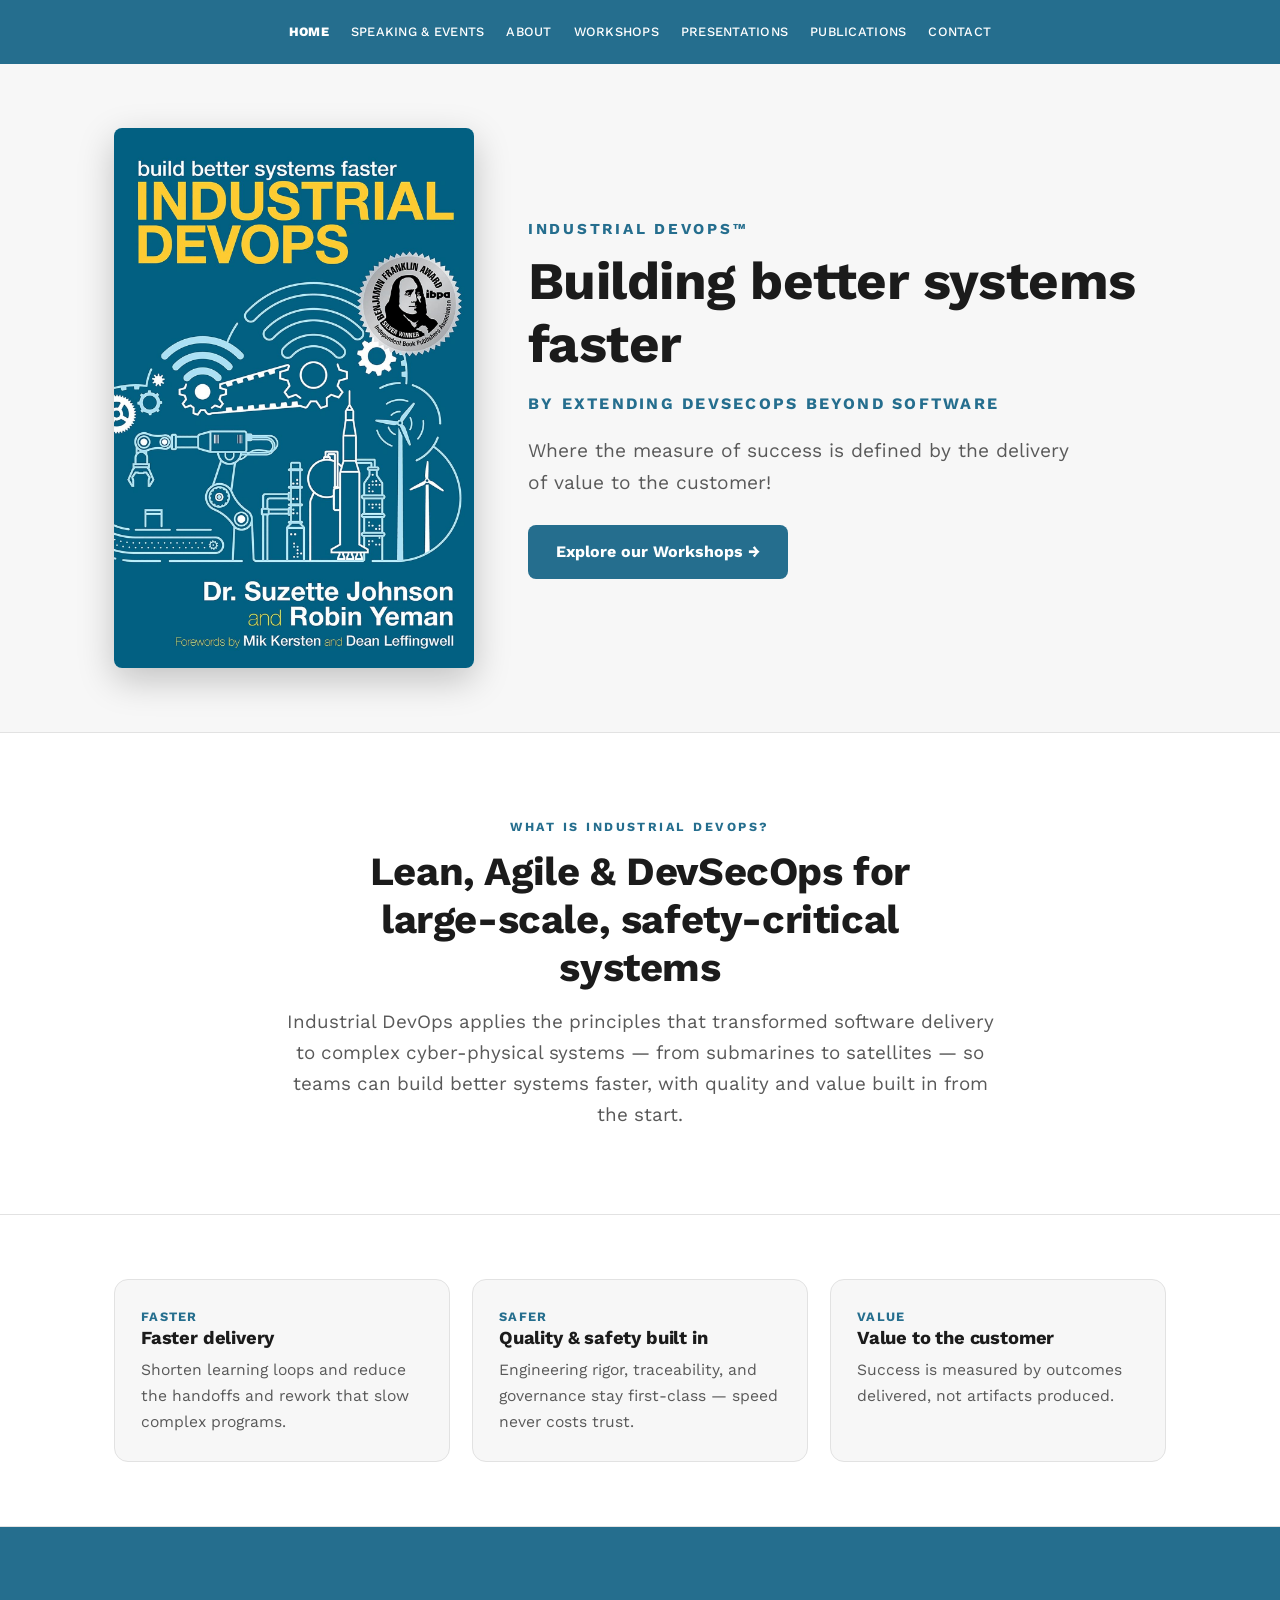
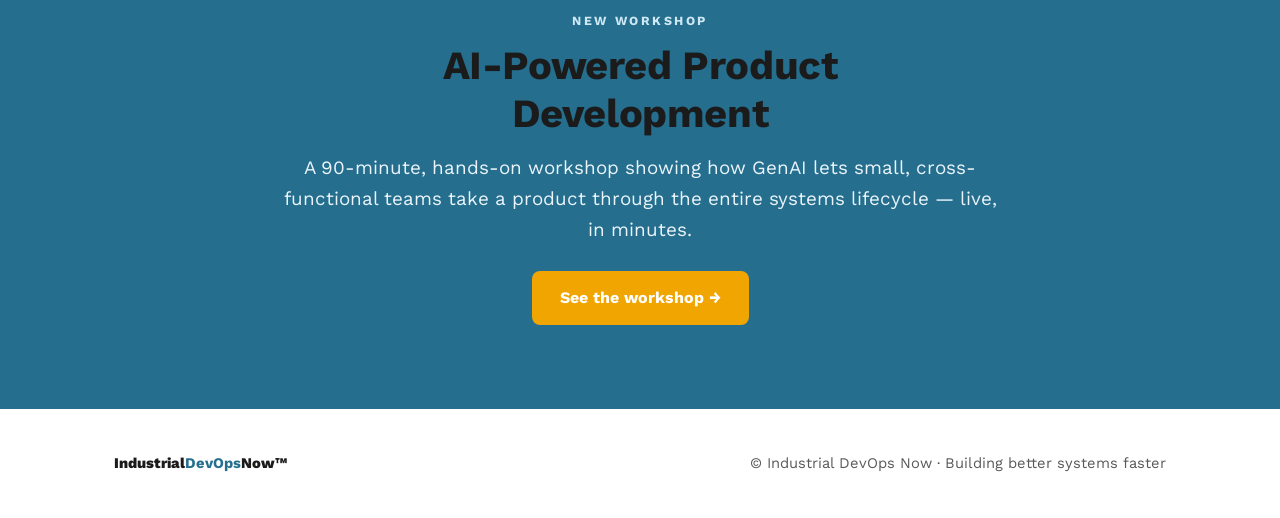
<file: index.html>
<!DOCTYPE html>
<html lang="en">
<head>
<meta charset="UTF-8">
<meta name="viewport" content="width=device-width, initial-scale=1.0">
<title>Industrial DevOps Now — Building Better Systems Faster</title>
<meta name="description" content="Industrial DevOps™ — building better systems faster by extending DevSecOps beyond software. Where the measure of success is the delivery of value to the customer.">
<link rel="preconnect" href="https://fonts.googleapis.com">
<link rel="preconnect" href="https://fonts.gstatic.com" crossorigin>
<link href="https://fonts.googleapis.com/css2?family=Work+Sans:wght@400;500;600;700;800&display=swap" rel="stylesheet">
<link rel="stylesheet" href="assets/style.css">
</head>
<body>

<div id="site-header"></div>

<!-- Split hero: book cover (left) + tagline (right), like the original -->
<div class="split">
  <div class="wrap">
    <div class="cover">
      <img src="assets/ido-cover.jpg" alt="Industrial DevOps — build better systems faster">
    </div>
    <div class="copy">
      <div class="eyebrow">Industrial DevOps™</div>
      <h1>Building better systems faster</h1>
      <div class="tagsub">By extending DevSecOps beyond software</div>
      <p>Where the measure of success is defined by the delivery of value to the customer!</p>
      <a class="btn teal" href="workshops.html">Explore our Workshops →</a>
    </div>
  </div>
</div>

<!-- What is Industrial DevOps -->
<div class="band">
  <div class="wrap">
    <div class="eyebrow">What is Industrial DevOps?</div>
    <h2>Lean, Agile &amp; DevSecOps for large-scale, safety-critical systems</h2>
    <p>Industrial DevOps applies the principles that transformed software delivery to complex
      cyber-physical systems — from submarines to satellites — so teams can build better systems
      faster, with quality and value built in from the start.</p>
  </div>
</div>

<section>
  <div class="wrap center">
    <div class="grid cols-3" style="text-align:left">
      <div class="card"><div class="num">FASTER</div><h3>Faster delivery</h3>
        <p>Shorten learning loops and reduce the handoffs and rework that slow complex programs.</p></div>
      <div class="card"><div class="num">SAFER</div><h3>Quality &amp; safety built in</h3>
        <p>Engineering rigor, traceability, and governance stay first-class — speed never costs trust.</p></div>
      <div class="card"><div class="num">VALUE</div><h3>Value to the customer</h3>
        <p>Success is measured by outcomes delivered, not artifacts produced.</p></div>
    </div>
  </div>
</section>

<!-- Workshop CTA band -->
<div class="band teal">
  <div class="wrap">
    <div class="eyebrow">New Workshop</div>
    <h2>AI-Powered Product Development</h2>
    <p style="margin-bottom:26px">A 90-minute, hands-on workshop showing how GenAI lets small,
      cross-functional teams take a product through the entire systems lifecycle — live, in minutes.</p>
    <a class="btn" href="workshop.html">See the workshop →</a>
  </div>
</div>

<div id="site-footer"></div>

<script src="assets/site.js"></script>
</body>
</html>
</file>
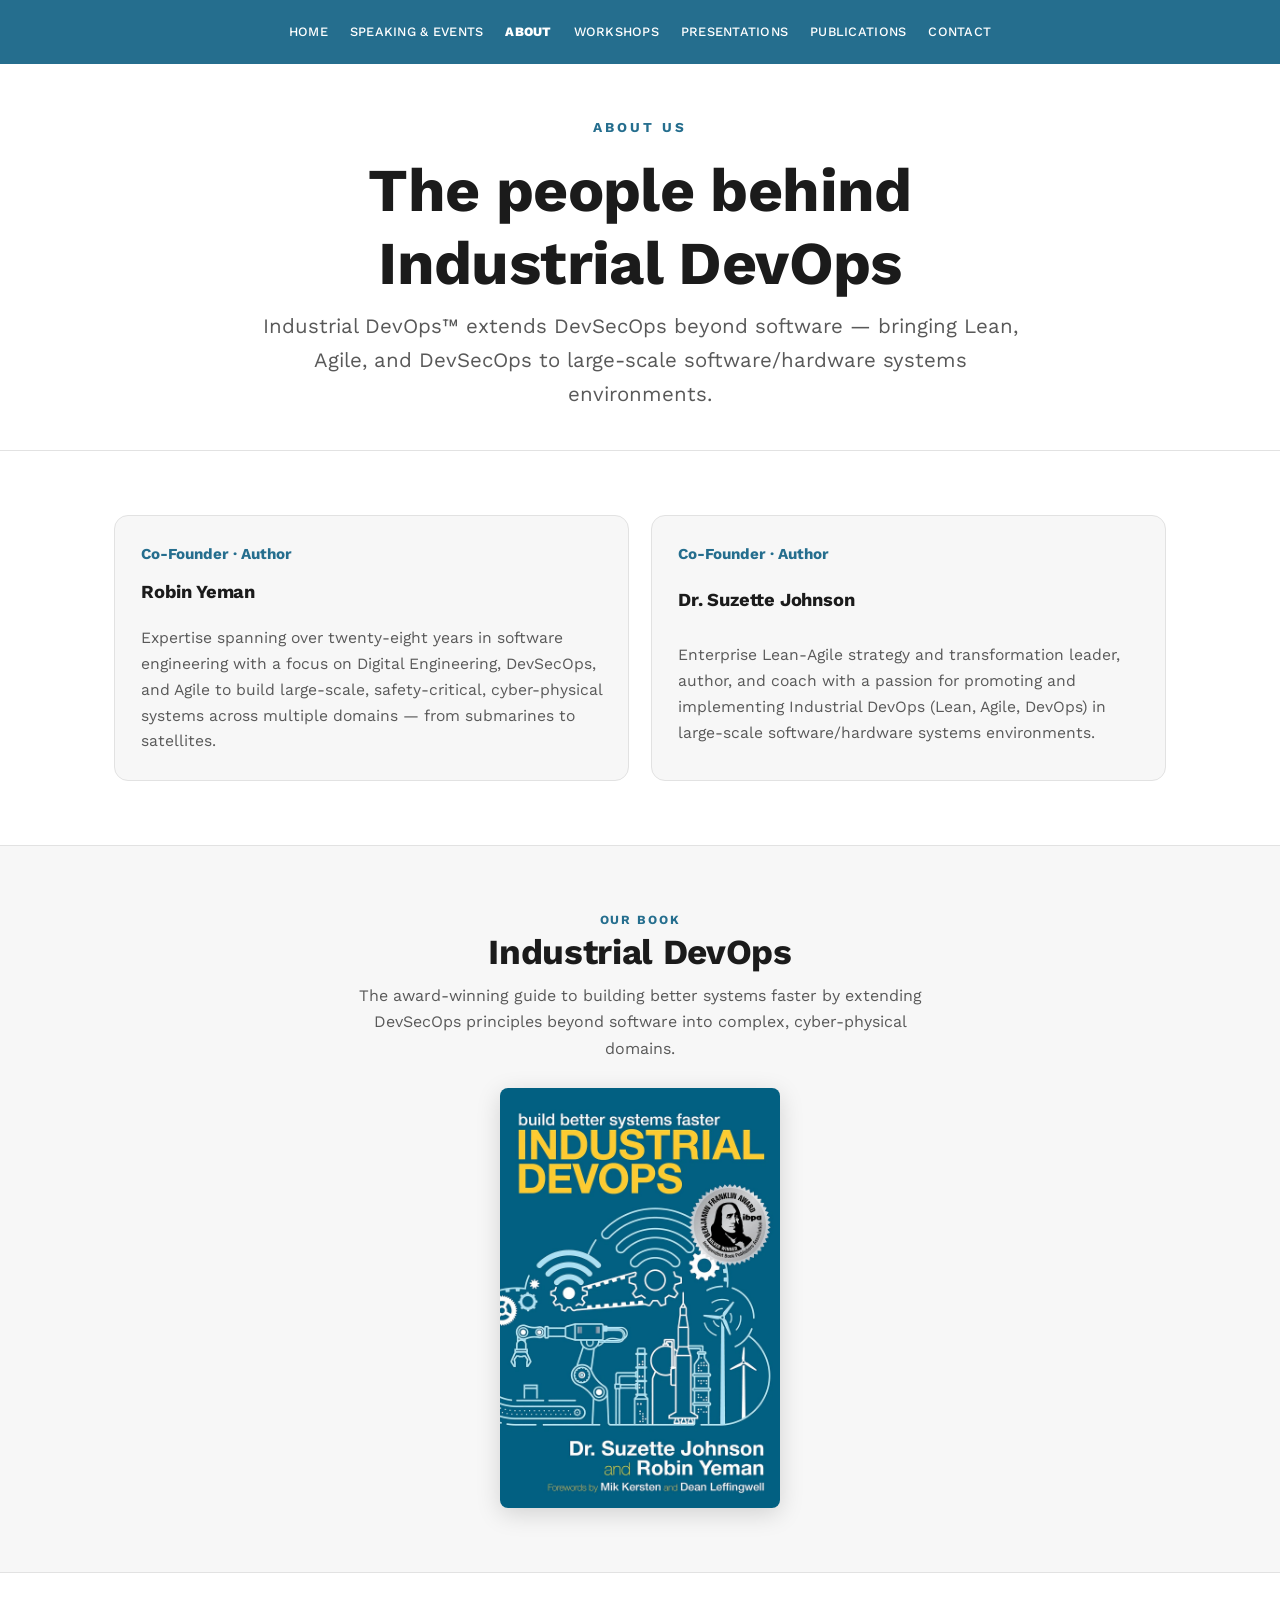
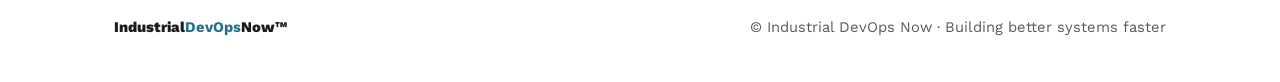
<file: about.html>
<!DOCTYPE html>
<html lang="en">
<head>
<meta charset="UTF-8">
<meta name="viewport" content="width=device-width, initial-scale=1.0">
<title>About — Industrial DevOps Now</title>
<meta name="description" content="About Industrial DevOps Now — Robin Yeman and Dr. Suzette Johnson, advancing Industrial DevOps for large-scale, safety-critical cyber-physical systems.">
<link rel="preconnect" href="https://fonts.googleapis.com">
<link rel="preconnect" href="https://fonts.gstatic.com" crossorigin>
<link href="https://fonts.googleapis.com/css2?family=Work+Sans:wght@400;500;600;700;800&display=swap" rel="stylesheet">
<link rel="stylesheet" href="assets/style.css">
</head>
<body>

<div id="site-header"></div>

<div class="hero small">
  <div class="wrap">
    <div class="eyebrow">About Us</div>
    <h1>The people behind Industrial DevOps</h1>
    <p class="lead">Industrial DevOps™ extends DevSecOps beyond software — bringing Lean, Agile, and
      DevSecOps to large-scale software/hardware systems environments.</p>
  </div>
</div>

<section>
  <div class="wrap">
    <div class="grid cols-2">
      <div class="card bio">
        <div class="role">Co-Founder · Author</div>
        <h3>Robin Yeman</h3>
        <p>Expertise spanning over twenty-eight years in software engineering with a focus on
          Digital Engineering, DevSecOps, and Agile to build large-scale, safety-critical,
          cyber-physical systems across multiple domains — from submarines to satellites.</p>
      </div>
      <div class="card bio">
        <div class="role">Co-Founder · Author</div>
        <h3>Dr. Suzette Johnson</h3>
        <p>Enterprise Lean-Agile strategy and transformation leader, author, and coach with a
          passion for promoting and implementing Industrial DevOps (Lean, Agile, DevOps) in
          large-scale software/hardware systems environments.</p>
      </div>
    </div>
  </div>
</section>

<section class="cta">
  <div class="wrap">
    <div class="eyebrow">Our Book</div>
    <h2>Industrial DevOps</h2>
    <p>The award-winning guide to building better systems faster by extending DevSecOps principles
      beyond software into complex, cyber-physical domains.</p>
    <img src="assets/ido-cover.jpg" alt="Industrial DevOps book cover" style="max-width:280px;margin:8px auto 0;border-radius:8px;box-shadow:0 6px 24px rgba(0,0,0,.15)">
  </div>
</section>

<div id="site-footer"></div>

<script src="assets/site.js"></script>
</body>
</html>
</file>
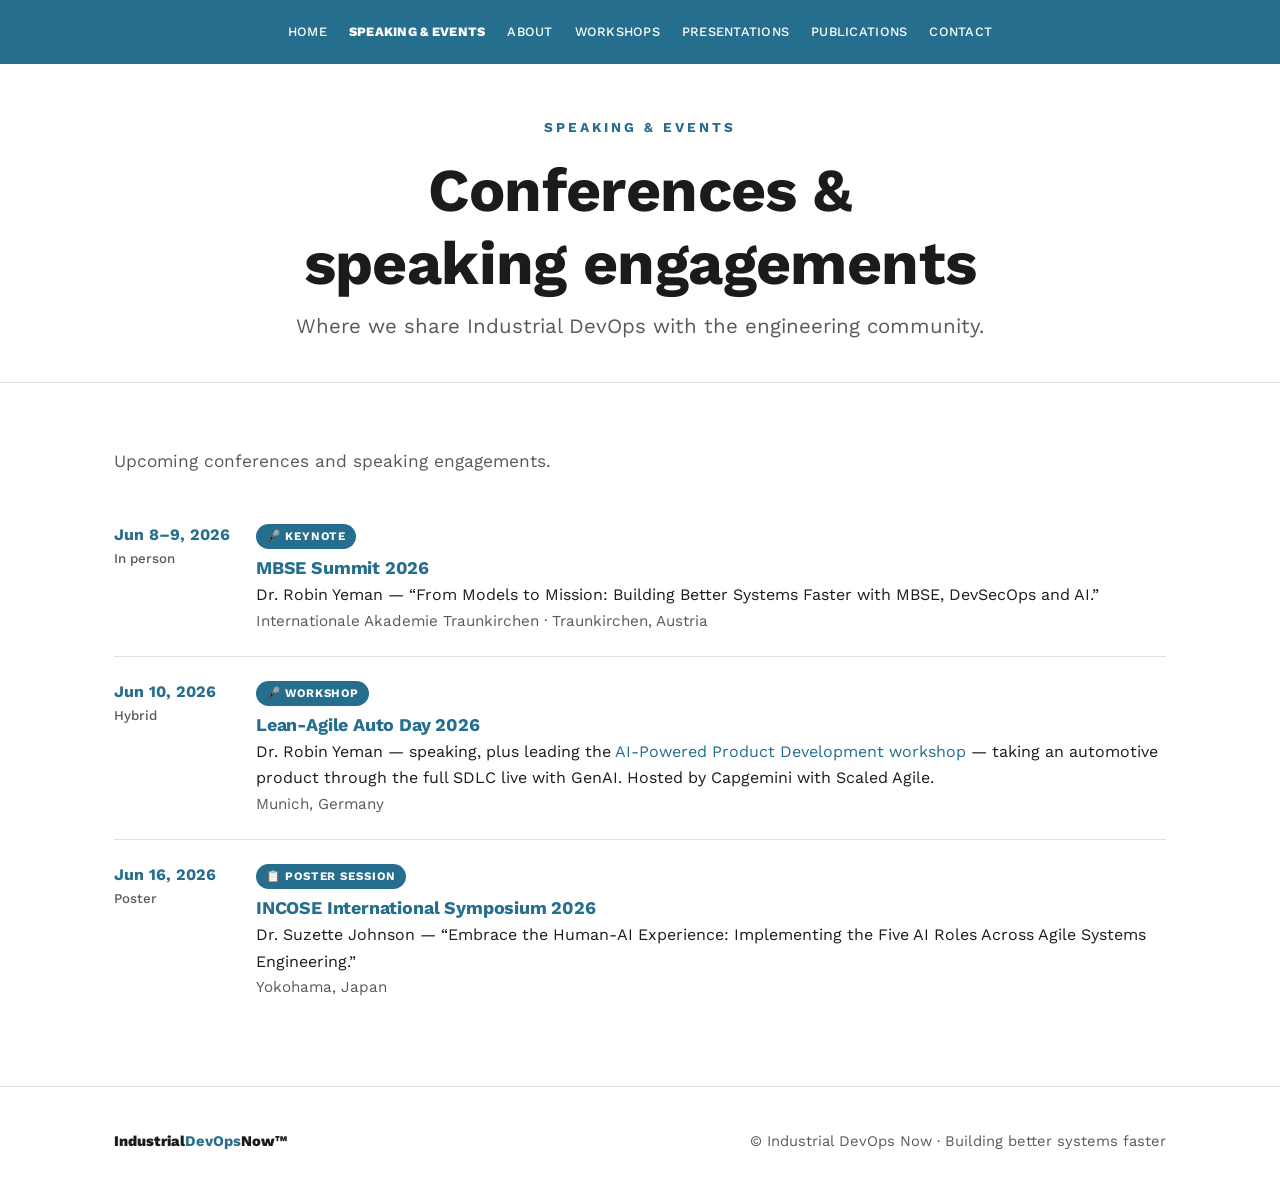
<file: community.html>
<!DOCTYPE html>
<html lang="en">
<head>
<meta charset="UTF-8">
<meta name="viewport" content="width=device-width, initial-scale=1.0">
<title>Community — Industrial DevOps Now</title>
<meta name="description" content="Conferences and speaking engagements from Industrial DevOps Now.">
<link rel="preconnect" href="https://fonts.googleapis.com">
<link rel="preconnect" href="https://fonts.gstatic.com" crossorigin>
<link href="https://fonts.googleapis.com/css2?family=Work+Sans:wght@400;500;600;700;800&display=swap" rel="stylesheet">
<link rel="stylesheet" href="assets/style.css">
</head>
<body>

<div id="site-header"></div>

<div class="hero small">
  <div class="wrap">
    <div class="eyebrow">Speaking &amp; Events</div>
    <h1>Conferences &amp; speaking engagements</h1>
    <p class="lead">Where we share Industrial DevOps with the engineering community.</p>
  </div>
</div>

<section>
  <div class="wrap">
    <p class="sub" style="margin-bottom:24px">Upcoming conferences and speaking engagements.</p>
    <div class="events">
      <div class="event">
        <div class="date">Jun 8–9, 2026<small>In person</small></div>
        <div>
          <span class="badge">🎤 Keynote</span>
          <h3><a href="https://mbsesummit.com/" target="_blank" rel="noopener">MBSE Summit 2026</a></h3>
          <p>Dr. Robin Yeman — “From Models to Mission: Building Better Systems Faster with MBSE, DevSecOps and AI.”</p>
          <p class="place">Internationale Akademie Traunkirchen · Traunkirchen, Austria</p>
        </div>
      </div>
      <div class="event">
        <div class="date">Jun 10, 2026<small>Hybrid</small></div>
        <div>
          <span class="badge">🎤 Workshop</span>
          <h3><a href="https://go.capgeminigroup.com/Lean-Agile-Auto-Day-2026" target="_blank" rel="noopener">Lean-Agile Auto Day 2026</a></h3>
          <p>Dr. Robin Yeman — speaking, plus leading the <a href="workshop.html">AI-Powered Product Development workshop</a> —
            taking an automotive product through the full SDLC live with GenAI. Hosted by Capgemini with Scaled Agile.</p>
          <p class="place">Munich, Germany</p>
        </div>
      </div>
      <div class="event">
        <div class="date">Jun 16, 2026<small>Poster</small></div>
        <div>
          <span class="badge">📋 Poster Session</span>
          <h3><a href="https://www.incose.org/symp2026" target="_blank" rel="noopener">INCOSE International Symposium 2026</a></h3>
          <p>Dr. Suzette Johnson — “Embrace the Human-AI Experience: Implementing the Five AI Roles
            Across Agile Systems Engineering.”</p>
          <p class="place">Yokohama, Japan</p>
        </div>
      </div>
    </div>
  </div>
</section>

<div id="site-footer"></div>

<script src="assets/site.js"></script>
</body>
</html>
</file>
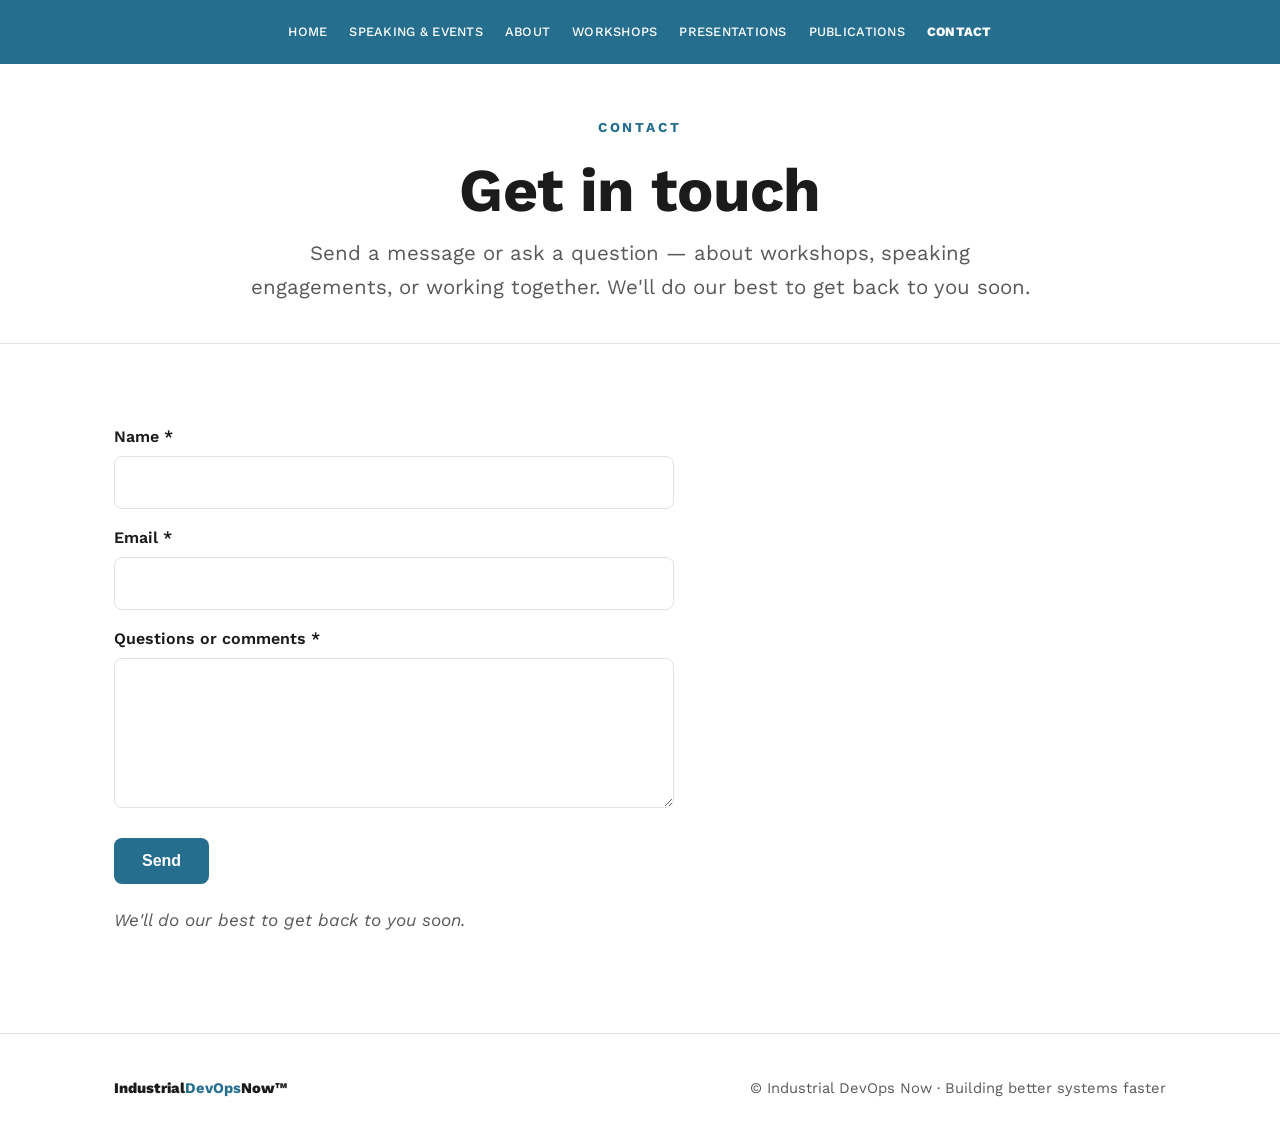
<file: contact.html>
<!DOCTYPE html>
<html lang="en">
<head>
<meta charset="UTF-8">
<meta name="viewport" content="width=device-width, initial-scale=1.0">
<title>Contact — Industrial DevOps Now</title>
<meta name="description" content="Get in touch with Industrial DevOps Now.">
<link rel="preconnect" href="https://fonts.googleapis.com">
<link rel="preconnect" href="https://fonts.gstatic.com" crossorigin>
<link href="https://fonts.googleapis.com/css2?family=Work+Sans:wght@400;500;600;700;800&display=swap" rel="stylesheet">
<link rel="stylesheet" href="assets/style.css">
</head>
<body>

<div id="site-header"></div>

<div class="hero small">
  <div class="wrap">
    <div class="eyebrow">Contact</div>
    <h1>Get in touch</h1>
    <p class="lead">Send a message or ask a question — about workshops, speaking engagements, or
      working together. We'll do our best to get back to you soon.</p>
  </div>
</div>

<section>
  <div class="wrap">
    <!-- Formspree endpoint — submissions emailed to the address configured in Formspree -->
    <form class="contact" action="https://formspree.io/f/mwvzjoqa" method="POST">
      <label for="name">Name *</label>
      <input type="text" id="name" name="name" required>

      <label for="email">Email *</label>
      <input type="email" id="email" name="email" required>

      <label for="message">Questions or comments *</label>
      <textarea id="message" name="message" required></textarea>

      <button class="btn teal" type="submit">Send</button>
    </form>
    <p class="sub" style="margin-top:22px"><em>We'll do our best to get back to you soon.</em></p>
  </div>
</section>

<div id="site-footer"></div>

<script src="assets/site.js"></script>
</body>
</html>
</file>
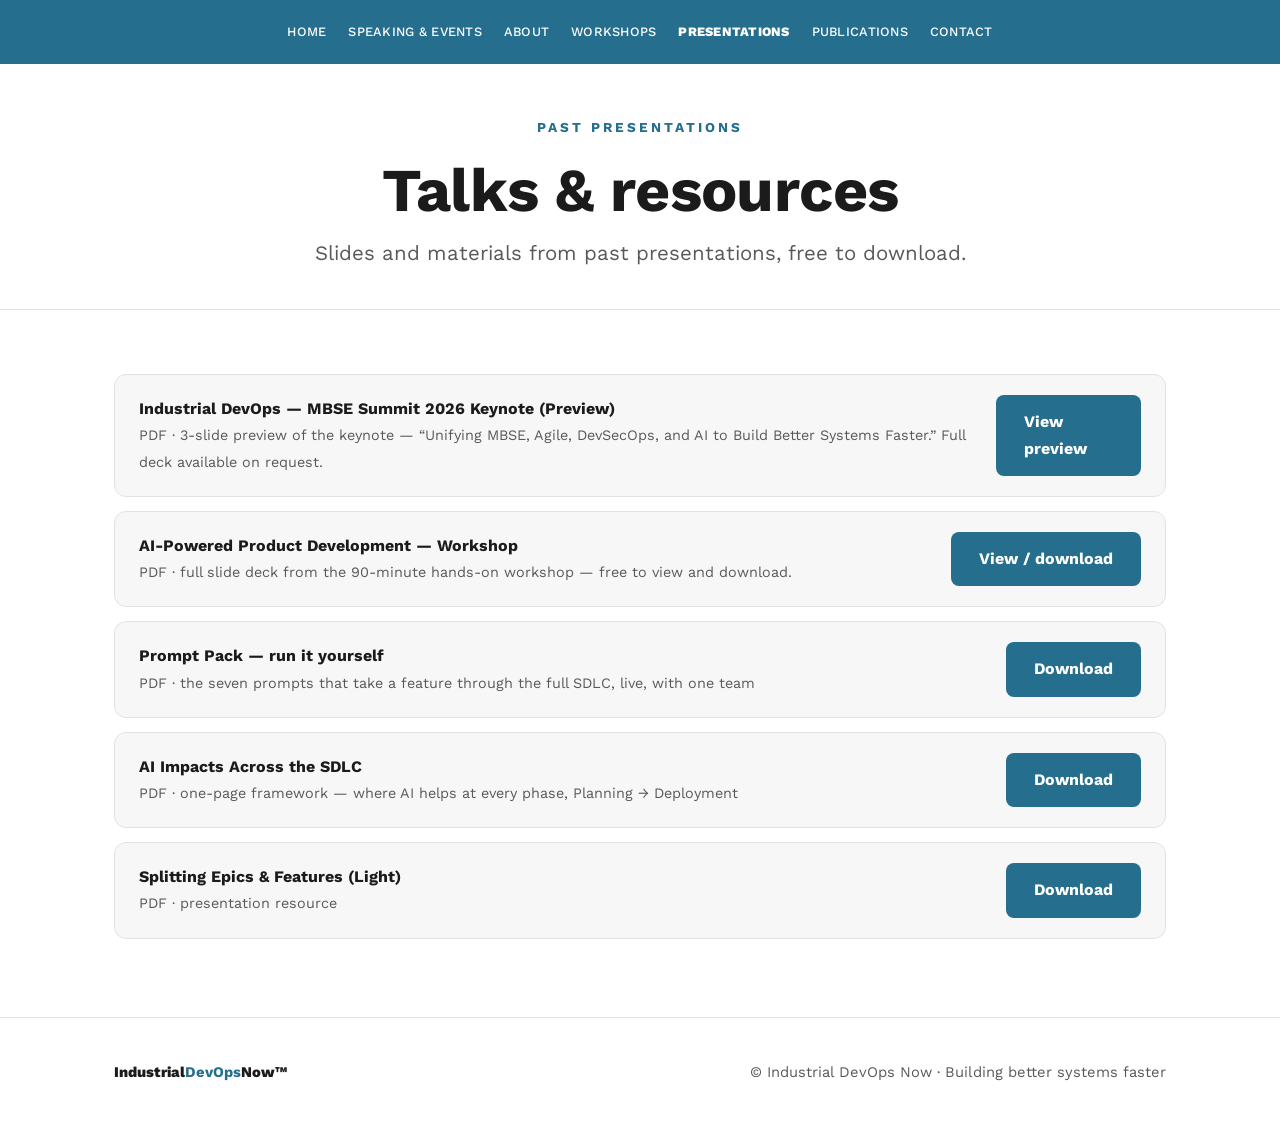
<file: presentations.html>
<!DOCTYPE html>
<html lang="en">
<head>
<meta charset="UTF-8">
<meta name="viewport" content="width=device-width, initial-scale=1.0">
<title>Past Presentations — Industrial DevOps Now</title>
<meta name="description" content="Downloadable presentations and resources from Industrial DevOps Now.">
<link rel="preconnect" href="https://fonts.googleapis.com">
<link rel="preconnect" href="https://fonts.gstatic.com" crossorigin>
<link href="https://fonts.googleapis.com/css2?family=Work+Sans:wght@400;500;600;700;800&display=swap" rel="stylesheet">
<link rel="stylesheet" href="assets/style.css">
</head>
<body>

<div id="site-header"></div>

<div class="hero small">
  <div class="wrap">
    <div class="eyebrow">Past Presentations</div>
    <h1>Talks &amp; resources</h1>
    <p class="lead">Slides and materials from past presentations, free to download.</p>
  </div>
</div>

<section>
  <div class="wrap">
    <div class="resource">
      <div class="meta">
        <strong>Industrial DevOps — MBSE Summit 2026 Keynote (Preview)</strong>
        <span>PDF · 3-slide preview of the keynote — “Unifying MBSE, Agile, DevSecOps, and AI to Build Better Systems Faster.” Full deck available on request.</span>
      </div>
      <a class="btn teal" href="assets/MBSE-Summit-2026-Industrial-DevOps-Preview.pdf" target="_blank" rel="noopener">View preview</a>
    </div>
    <div class="resource">
      <div class="meta">
        <strong>AI-Powered Product Development — Workshop</strong>
        <span>PDF · full slide deck from the 90-minute hands-on workshop — free to view and download.</span>
      </div>
      <a class="btn teal" href="assets/AI-Powered-Product-Development-Workshop.pdf" target="_blank" rel="noopener">View / download</a>
    </div>
    <div class="resource">
      <div class="meta">
        <strong>Prompt Pack — run it yourself</strong>
        <span>PDF · the seven prompts that take a feature through the full SDLC, live, with one team</span>
      </div>
      <a class="btn teal" href="assets/AI-Powered-Product-Development-Prompt-Pack.pdf" target="_blank" rel="noopener">Download</a>
    </div>
    <div class="resource">
      <div class="meta">
        <strong>AI Impacts Across the SDLC</strong>
        <span>PDF · one-page framework — where AI helps at every phase, Planning → Deployment</span>
      </div>
      <a class="btn teal" href="assets/AI-Across-the-SDLC.pdf" target="_blank" rel="noopener">Download</a>
    </div>
    <div class="resource">
      <div class="meta">
        <strong>Splitting Epics &amp; Features (Light)</strong>
        <span>PDF · presentation resource</span>
      </div>
      <!-- TODO: drop the real PDF into assets/ and update this href -->
      <a class="btn teal" href="assets/Splitting_Epics_Features_Light.pdf">Download</a>
    </div>
  </div>
</section>

<div id="site-footer"></div>

<script src="assets/site.js"></script>
</body>
</html>
</file>
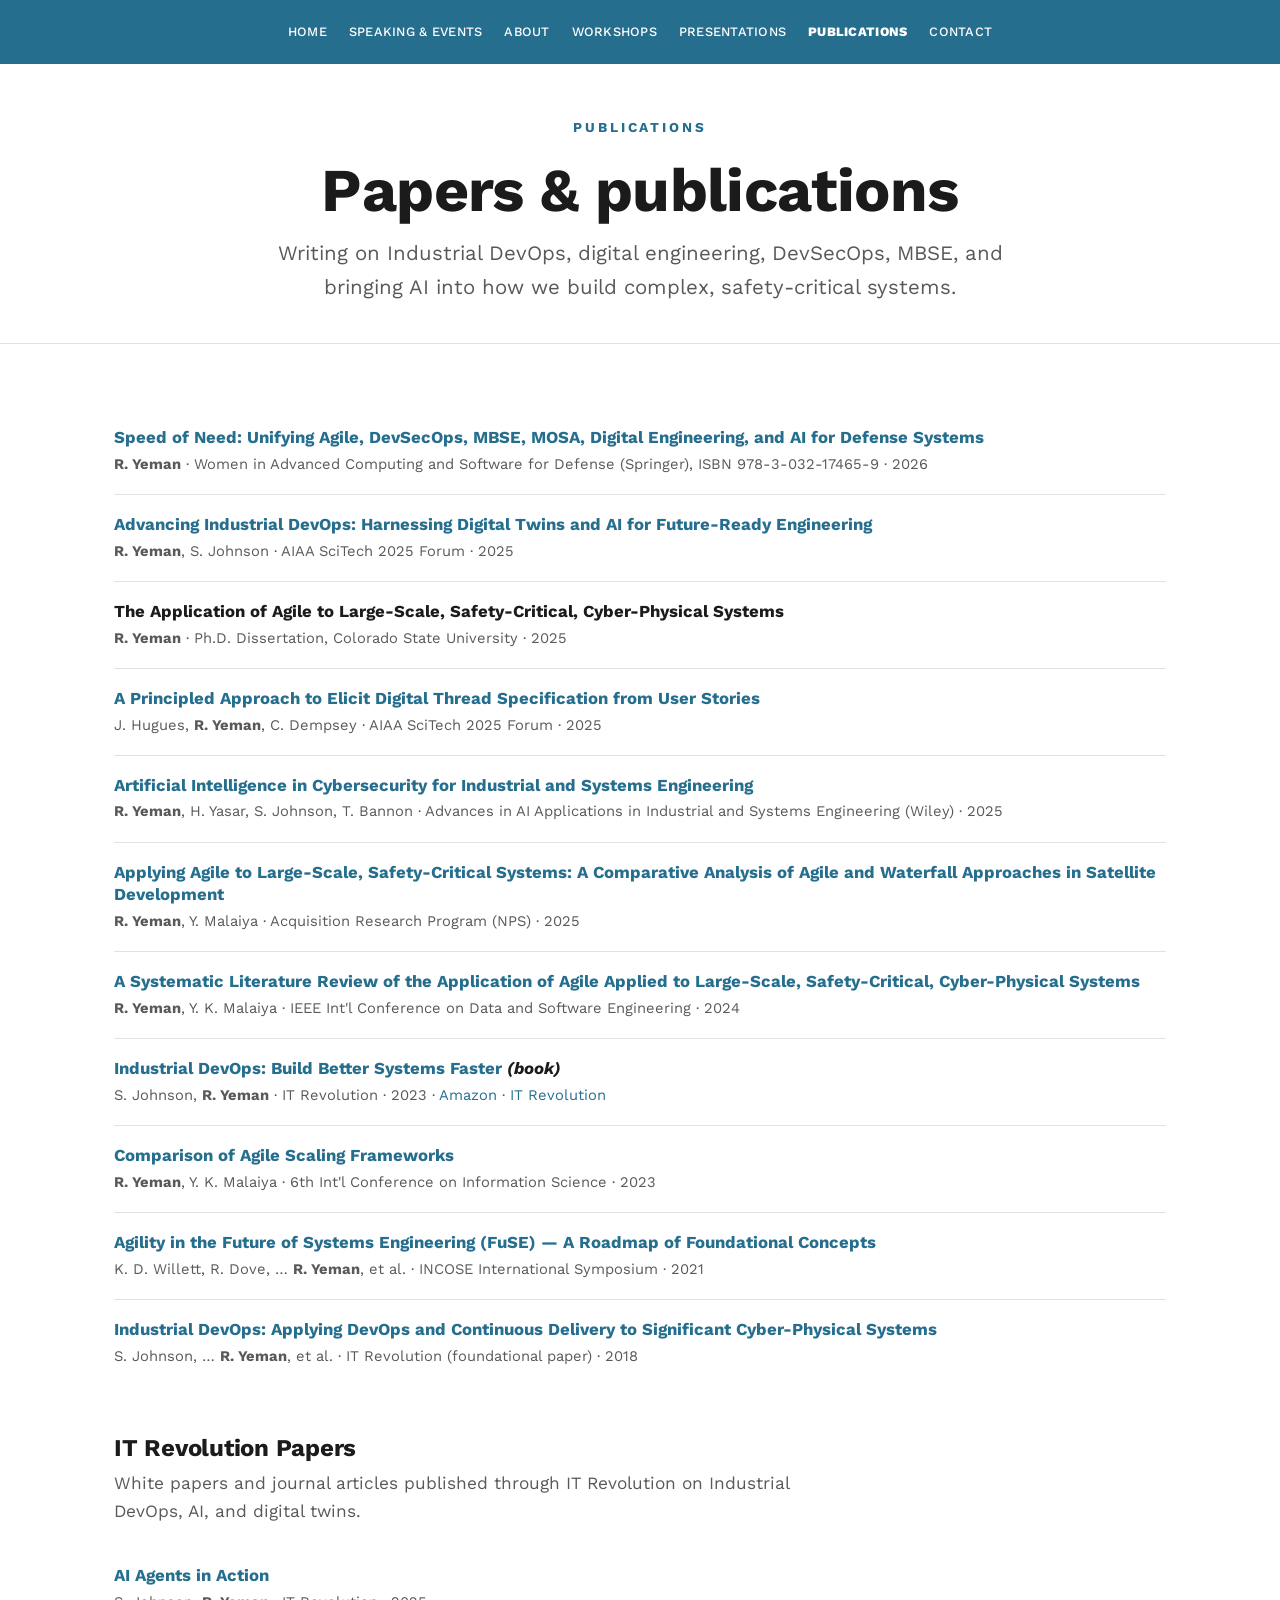
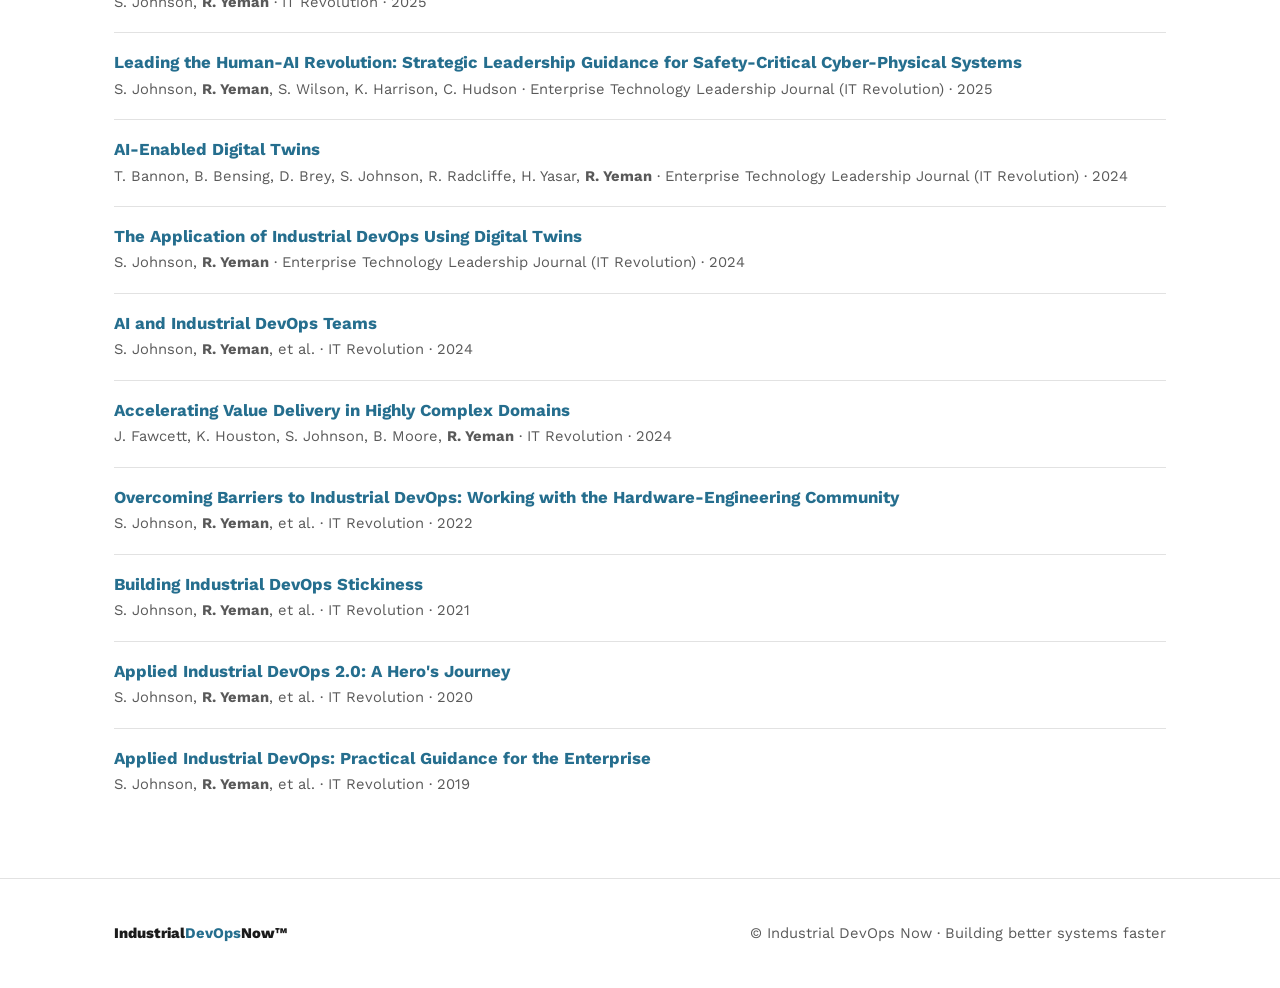
<file: publications.html>
<!DOCTYPE html>
<html lang="en">
<head>
<meta charset="UTF-8">
<meta name="viewport" content="width=device-width, initial-scale=1.0">
<title>Publications — Industrial DevOps Now</title>
<meta name="description" content="Papers and publications by Robin Yeman on Industrial DevOps, digital engineering, DevSecOps, and MBSE.">
<link rel="preconnect" href="https://fonts.googleapis.com">
<link rel="preconnect" href="https://fonts.gstatic.com" crossorigin>
<link href="https://fonts.googleapis.com/css2?family=Work+Sans:wght@400;500;600;700;800&display=swap" rel="stylesheet">
<link rel="stylesheet" href="assets/style.css">
</head>
<body>

<div id="site-header"></div>

<div class="hero small">
  <div class="wrap">
    <div class="eyebrow">Publications</div>
    <h1>Papers &amp; publications</h1>
    <p class="lead">Writing on Industrial DevOps, digital engineering, DevSecOps, MBSE, and bringing
      AI into how we build complex, safety-critical systems.</p>
  </div>
</div>

<section>
  <div class="wrap">
    <ul class="publist">
      <li>
        <div class="ptitle"><a href="https://link.springer.com/chapter/10.1007/978-3-032-17466-6_3" target="_blank" rel="noopener">Speed of Need: Unifying Agile, DevSecOps, MBSE, MOSA, Digital Engineering, and AI for Defense Systems</a></div>
        <div class="pmeta"><strong>R. Yeman</strong> · Women in Advanced Computing and Software for Defense (Springer), ISBN 978-3-032-17465-9 · 2026</div>
      </li>
      <li>
        <div class="ptitle"><a href="https://arc.aiaa.org/doi/10.2514/6.2025-0284" target="_blank" rel="noopener">Advancing Industrial DevOps: Harnessing Digital Twins and AI for Future-Ready Engineering</a></div>
        <div class="pmeta"><strong>R. Yeman</strong>, S. Johnson · AIAA SciTech 2025 Forum · 2025</div>
      </li>
      <li>
        <div class="ptitle">The Application of Agile to Large-Scale, Safety-Critical, Cyber-Physical Systems</div>
        <div class="pmeta"><strong>R. Yeman</strong> · Ph.D. Dissertation, Colorado State University · 2025</div>
      </li>
      <li>
        <div class="ptitle"><a href="https://arc.aiaa.org/doi/10.2514/6.2025-1093" target="_blank" rel="noopener">A Principled Approach to Elicit Digital Thread Specification from User Stories</a></div>
        <div class="pmeta">J. Hugues, <strong>R. Yeman</strong>, C. Dempsey · AIAA SciTech 2025 Forum · 2025</div>
      </li>
      <li>
        <div class="ptitle"><a href="https://onlinelibrary.wiley.com/doi/book/10.1002/9781394257096" target="_blank" rel="noopener">Artificial Intelligence in Cybersecurity for Industrial and Systems Engineering</a></div>
        <div class="pmeta"><strong>R. Yeman</strong>, H. Yasar, S. Johnson, T. Bannon · Advances in AI Applications in Industrial and Systems Engineering (Wiley) · 2025</div>
      </li>
      <li>
        <div class="ptitle"><a href="https://www.dair.nps.edu/handle/123456789/5373" target="_blank" rel="noopener">Applying Agile to Large-Scale, Safety-Critical Systems: A Comparative Analysis of Agile and Waterfall Approaches in Satellite Development</a></div>
        <div class="pmeta"><strong>R. Yeman</strong>, Y. Malaiya · Acquisition Research Program (NPS) · 2025</div>
      </li>
      <li>
        <div class="ptitle"><a href="https://ieeexplore.ieee.org/document/10829908/" target="_blank" rel="noopener">A Systematic Literature Review of the Application of Agile Applied to Large-Scale, Safety-Critical, Cyber-Physical Systems</a></div>
        <div class="pmeta"><strong>R. Yeman</strong>, Y. K. Malaiya · IEEE Int'l Conference on Data and Software Engineering · 2024</div>
      </li>
      <li>
        <div class="ptitle"><a href="https://www.amazon.com/Industrial-DevOps-Better-Systems-Faster/dp/195050879X" target="_blank" rel="noopener">Industrial DevOps: Build Better Systems Faster</a> <em>(book)</em></div>
        <div class="pmeta">S. Johnson, <strong>R. Yeman</strong> · IT Revolution · 2023 · <a href="https://www.amazon.com/Industrial-DevOps-Better-Systems-Faster/dp/195050879X" target="_blank" rel="noopener">Amazon</a> · <a href="https://itrevolution.com/product/industrial-devops-book/" target="_blank" rel="noopener">IT Revolution</a></div>
      </li>
      <li>
        <div class="ptitle"><a href="https://dl.acm.org/doi/10.1145/3625156.3625164" target="_blank" rel="noopener">Comparison of Agile Scaling Frameworks</a></div>
        <div class="pmeta"><strong>R. Yeman</strong>, Y. K. Malaiya · 6th Int'l Conference on Information Science · 2023</div>
      </li>
      <li>
        <div class="ptitle"><a href="https://incose.onlinelibrary.wiley.com/doi/abs/10.1002/j.2334-5837.2021.00831.x" target="_blank" rel="noopener">Agility in the Future of Systems Engineering (FuSE) — A Roadmap of Foundational Concepts</a></div>
        <div class="pmeta">K. D. Willett, R. Dove, … <strong>R. Yeman</strong>, et al. · INCOSE International Symposium · 2021</div>
      </li>
      <li>
        <div class="ptitle"><a href="https://itrevolution.com/product/industrial-devops/" target="_blank" rel="noopener">Industrial DevOps: Applying DevOps and Continuous Delivery to Significant Cyber-Physical Systems</a></div>
        <div class="pmeta">S. Johnson, … <strong>R. Yeman</strong>, et al. · IT Revolution (foundational paper) · 2018</div>
      </li>
    </ul>

    <h2 style="font-size:1.5rem;margin:48px 0 6px">IT Revolution Papers</h2>
    <p class="sub" style="margin-bottom:20px">White papers and journal articles published through
      IT Revolution on Industrial DevOps, AI, and digital twins.</p>
    <ul class="publist">
      <li>
        <div class="ptitle"><a href="https://itrevolution.com/product/ai-agents-in-action" target="_blank" rel="noopener">AI Agents in Action</a></div>
        <div class="pmeta">S. Johnson, <strong>R. Yeman</strong> · IT Revolution · 2025</div>
      </li>
      <li>
        <div class="ptitle"><a href="https://itrevolution.com/product/leading-the-human-ai-revolution/" target="_blank" rel="noopener">Leading the Human-AI Revolution: Strategic Leadership Guidance for Safety-Critical Cyber-Physical Systems</a></div>
        <div class="pmeta">S. Johnson, <strong>R. Yeman</strong>, S. Wilson, K. Harrison, C. Hudson · Enterprise Technology Leadership Journal (IT Revolution) · 2025</div>
      </li>
      <li>
        <div class="ptitle"><a href="https://itrevolution.com/product/ai-enabled-digital-twins/" target="_blank" rel="noopener">AI-Enabled Digital Twins</a></div>
        <div class="pmeta">T. Bannon, B. Bensing, D. Brey, S. Johnson, R. Radcliffe, H. Yasar, <strong>R. Yeman</strong> · Enterprise Technology Leadership Journal (IT Revolution) · 2024</div>
      </li>
      <li>
        <div class="ptitle"><a href="https://itrevolution.com/product/application-of-industrial-devops-using-digital-twins/" target="_blank" rel="noopener">The Application of Industrial DevOps Using Digital Twins</a></div>
        <div class="pmeta">S. Johnson, <strong>R. Yeman</strong> · Enterprise Technology Leadership Journal (IT Revolution) · 2024</div>
      </li>
      <li>
        <div class="ptitle"><a href="https://itrevolution.com/product/ai-and-industrial-devops-teams/" target="_blank" rel="noopener">AI and Industrial DevOps Teams</a></div>
        <div class="pmeta">S. Johnson, <strong>R. Yeman</strong>, et al. · IT Revolution · 2024</div>
      </li>
      <li>
        <div class="ptitle"><a href="https://itrevolution.com/product/accelerating-value-delivery/" target="_blank" rel="noopener">Accelerating Value Delivery in Highly Complex Domains</a></div>
        <div class="pmeta">J. Fawcett, K. Houston, S. Johnson, B. Moore, <strong>R. Yeman</strong> · IT Revolution · 2024</div>
      </li>
      <li>
        <div class="ptitle"><a href="https://itrevolution.com/product/overcoming-barriers-to-industrial-devopsriers-to-industrial-devops-working-with-the-hardware-engineering-community/" target="_blank" rel="noopener">Overcoming Barriers to Industrial DevOps: Working with the Hardware-Engineering Community</a></div>
        <div class="pmeta">S. Johnson, <strong>R. Yeman</strong>, et al. · IT Revolution · 2022</div>
      </li>
      <li>
        <div class="ptitle"><a href="https://itrevolution.com/product/building-industrial-devops-stickiness/" target="_blank" rel="noopener">Building Industrial DevOps Stickiness</a></div>
        <div class="pmeta">S. Johnson, <strong>R. Yeman</strong>, et al. · IT Revolution · 2021</div>
      </li>
      <li>
        <div class="ptitle"><a href="https://itrevolution.com/product/applied-industrial-devops-2-0/" target="_blank" rel="noopener">Applied Industrial DevOps 2.0: A Hero's Journey</a></div>
        <div class="pmeta">S. Johnson, <strong>R. Yeman</strong>, et al. · IT Revolution · 2020</div>
      </li>
      <li>
        <div class="ptitle"><a href="https://itrevolution.com/product/applied-industrial-devops/" target="_blank" rel="noopener">Applied Industrial DevOps: Practical Guidance for the Enterprise</a></div>
        <div class="pmeta">S. Johnson, <strong>R. Yeman</strong>, et al. · IT Revolution · 2019</div>
      </li>
    </ul>
  </div>
</section>

<div id="site-footer"></div>

<script src="assets/site.js"></script>
</body>
</html>
</file>
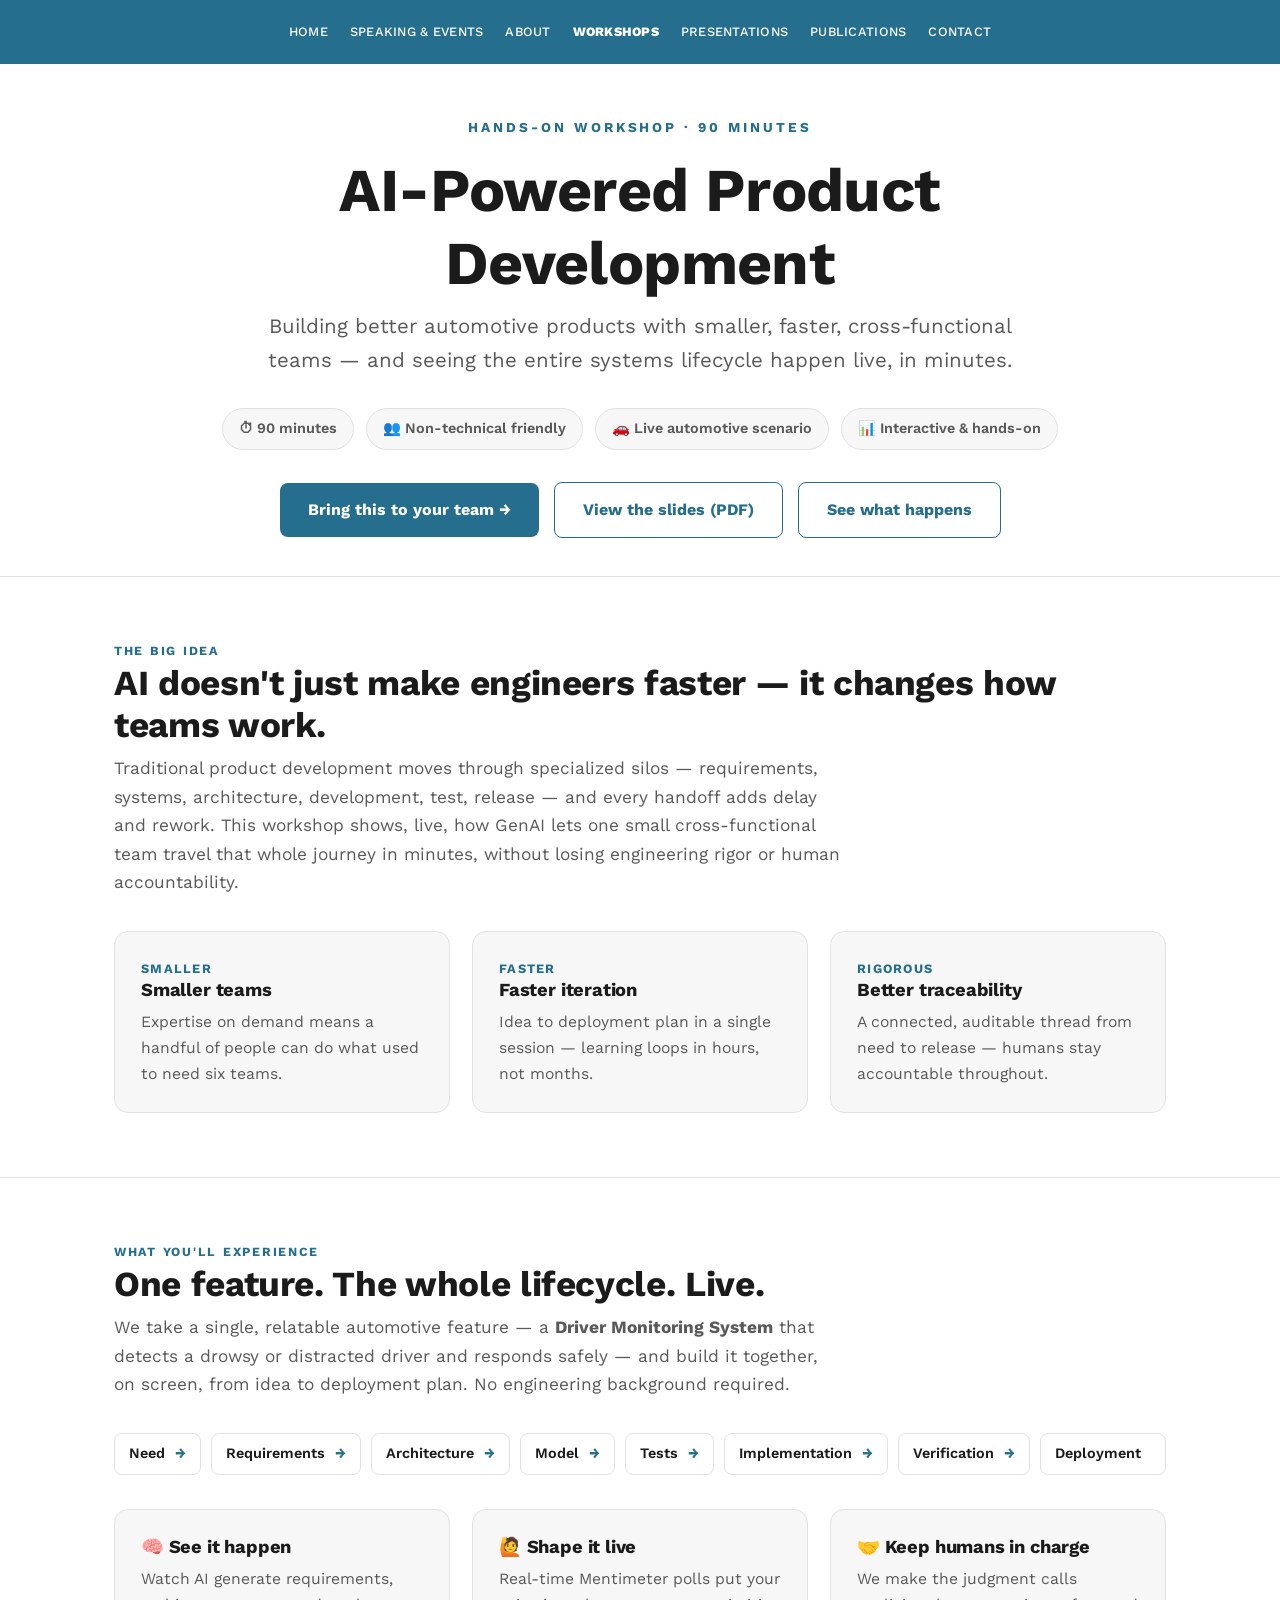
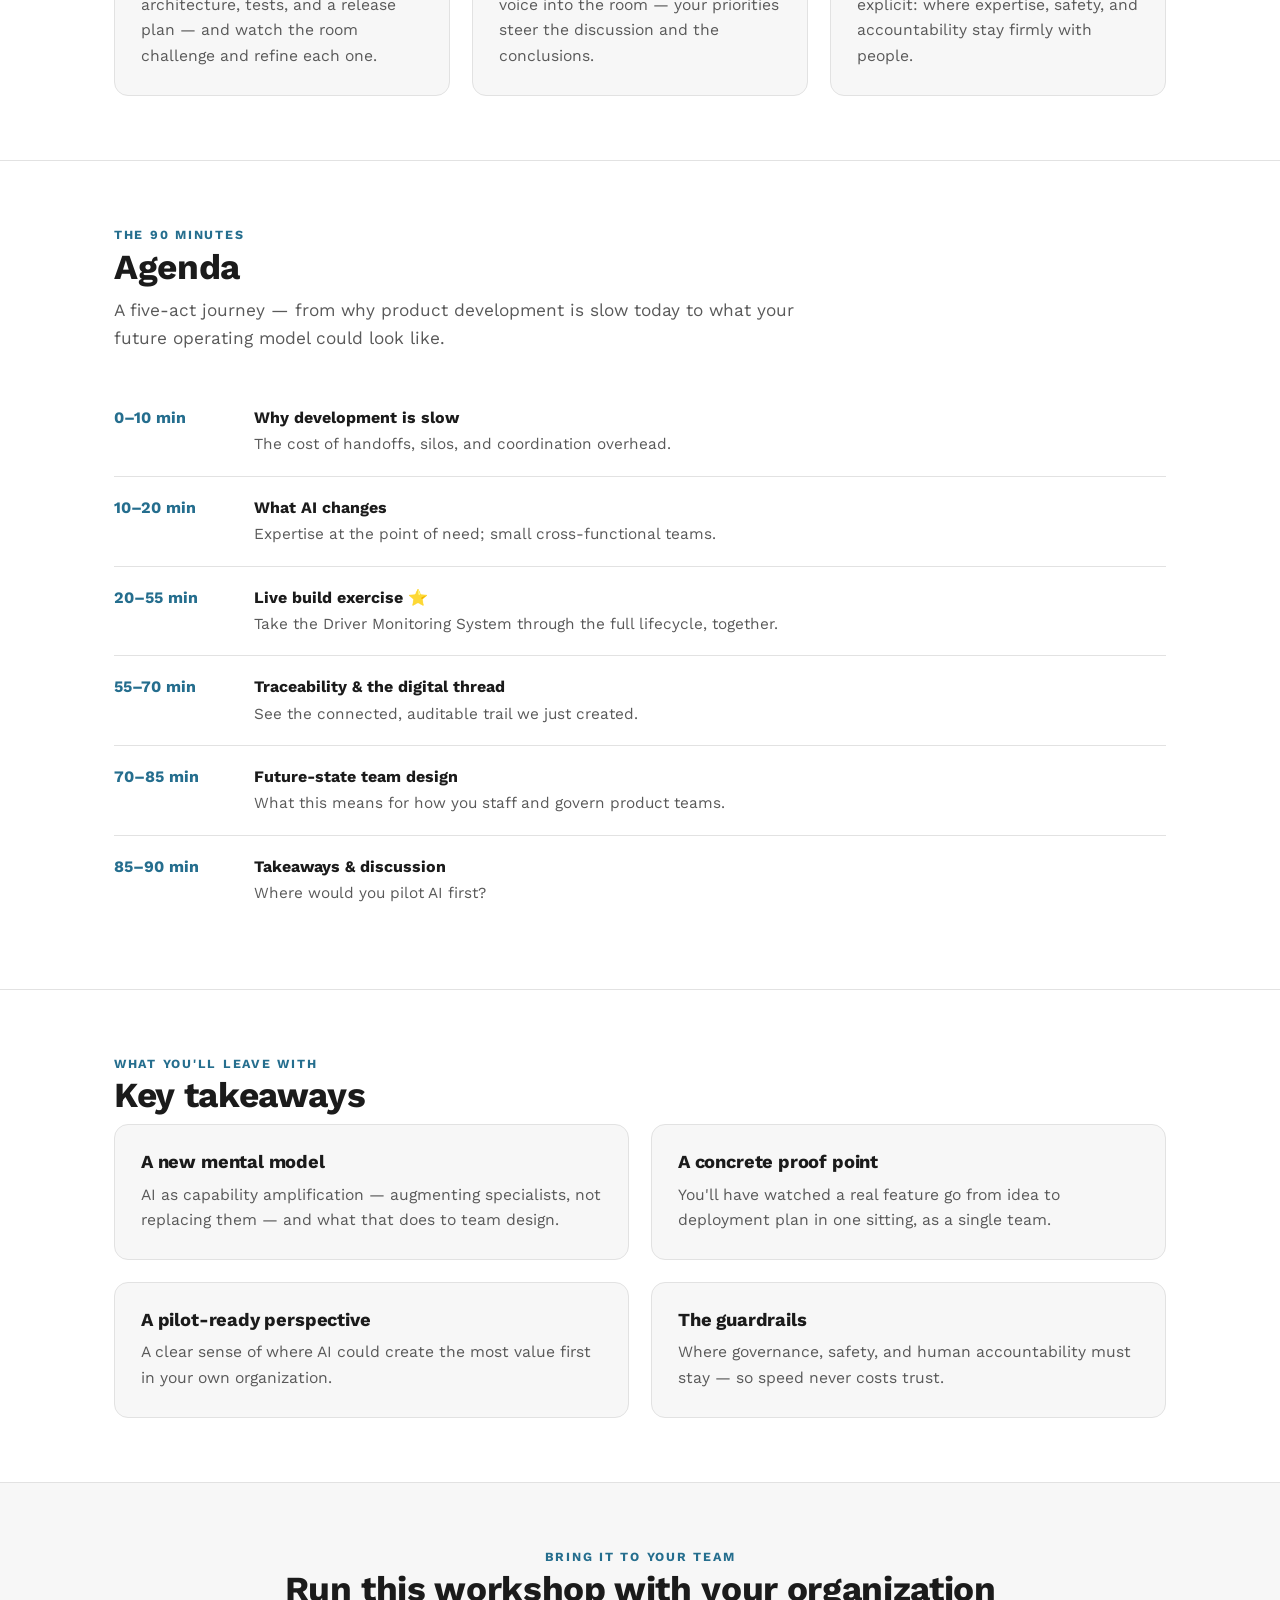
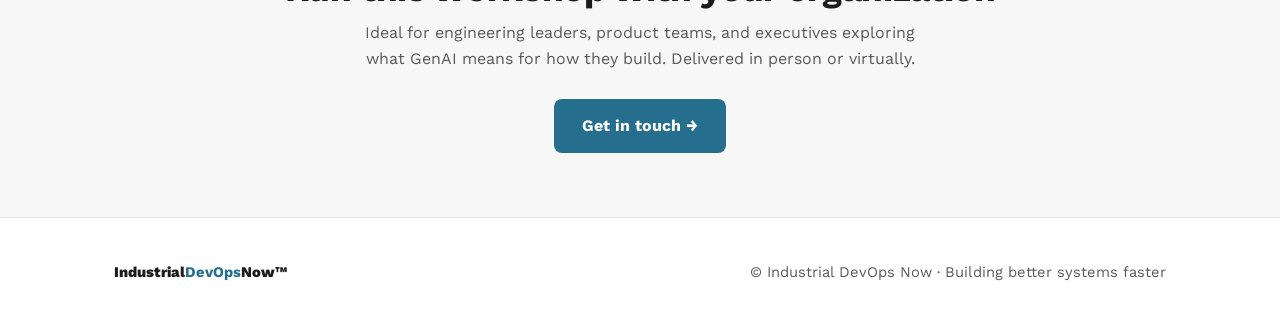
<file: workshop.html>
<!DOCTYPE html>
<html lang="en">
<head>
<meta charset="UTF-8">
<meta name="viewport" content="width=device-width, initial-scale=1.0">
<title>AI-Powered Product Development Workshop — Industrial DevOps Now</title>
<meta name="description" content="A 90-minute hands-on workshop showing how GenAI lets small, cross-functional teams build better automotive products faster — through the full systems lifecycle.">
<link rel="preconnect" href="https://fonts.googleapis.com">
<link rel="preconnect" href="https://fonts.gstatic.com" crossorigin>
<link href="https://fonts.googleapis.com/css2?family=Work+Sans:wght@400;500;600;700;800&display=swap" rel="stylesheet">
<link rel="stylesheet" href="assets/style.css">
</head>
<body>

<div id="site-header"></div>

<div class="hero small">
  <div class="wrap">
    <div class="eyebrow">Hands-on Workshop · 90 Minutes</div>
    <h1>AI-Powered Product Development</h1>
    <p class="lead">Building better automotive products with smaller, faster, cross-functional
      teams — and seeing the entire systems lifecycle happen live, in minutes.</p>
    <div class="meta-row">
      <div class="chip">⏱ 90 minutes</div>
      <div class="chip">👥 Non-technical friendly</div>
      <div class="chip">🚗 Live automotive scenario</div>
      <div class="chip">📊 Interactive &amp; hands-on</div>
    </div>
    <a class="btn teal" href="contact.html">Bring this to your team →</a>
    <a class="btn outline" href="assets/AI-Powered-Product-Development-Workshop.pdf" target="_blank" rel="noopener">View the slides (PDF)</a>
    <a class="btn outline" href="#experience">See what happens</a>
  </div>
</div>

<section id="overview">
  <div class="wrap">
    <div class="eyebrow">The Big Idea</div>
    <h2>AI doesn't just make engineers faster — it changes how teams work.</h2>
    <p class="sub">Traditional product development moves through specialized silos — requirements,
      systems, architecture, development, test, release — and every handoff adds delay and rework.
      This workshop shows, live, how GenAI lets one small cross-functional team travel that whole
      journey in minutes, without losing engineering rigor or human accountability.</p>
    <div class="grid cols-3" style="text-align:left">
      <div class="card"><div class="num">SMALLER</div><h3>Smaller teams</h3>
        <p>Expertise on demand means a handful of people can do what used to need six teams.</p></div>
      <div class="card"><div class="num">FASTER</div><h3>Faster iteration</h3>
        <p>Idea to deployment plan in a single session — learning loops in hours, not months.</p></div>
      <div class="card"><div class="num">RIGOROUS</div><h3>Better traceability</h3>
        <p>A connected, auditable thread from need to release — humans stay accountable throughout.</p></div>
    </div>
  </div>
</section>

<section id="experience">
  <div class="wrap">
    <div class="eyebrow">What You'll Experience</div>
    <h2>One feature. The whole lifecycle. Live.</h2>
    <p class="sub">We take a single, relatable automotive feature — a <strong>Driver Monitoring
      System</strong> that detects a drowsy or distracted driver and responds safely — and build it
      together, on screen, from idea to deployment plan. No engineering background required.</p>
    <div class="lifecycle">
      <span>Need</span><span>Requirements</span><span>Architecture</span><span>Model</span>
      <span>Tests</span><span>Implementation</span><span>Verification</span><span>Deployment</span>
    </div>
    <div class="grid cols-3" style="margin-top:34px">
      <div class="card"><h3>🧠 See it happen</h3>
        <p>Watch AI generate requirements, architecture, tests, and a release plan — and watch the
          room challenge and refine each one.</p></div>
      <div class="card"><h3>🙋 Shape it live</h3>
        <p>Real-time Mentimeter polls put your voice into the room — your priorities steer the
          discussion and the conclusions.</p></div>
      <div class="card"><h3>🤝 Keep humans in charge</h3>
        <p>We make the judgment calls explicit: where expertise, safety, and accountability stay
          firmly with people.</p></div>
    </div>
  </div>
</section>

<section id="agenda">
  <div class="wrap">
    <div class="eyebrow">The 90 Minutes</div>
    <h2>Agenda</h2>
    <p class="sub">A five-act journey — from why product development is slow today to what your
      future operating model could look like.</p>
    <ul class="agenda">
      <li><div class="time">0–10 min</div><div class="what"><strong>Why development is slow</strong>
        <span>The cost of handoffs, silos, and coordination overhead.</span></div></li>
      <li><div class="time">10–20 min</div><div class="what"><strong>What AI changes</strong>
        <span>Expertise at the point of need; small cross-functional teams.</span></div></li>
      <li><div class="time">20–55 min</div><div class="what"><strong>Live build exercise ⭐</strong>
        <span>Take the Driver Monitoring System through the full lifecycle, together.</span></div></li>
      <li><div class="time">55–70 min</div><div class="what"><strong>Traceability &amp; the digital thread</strong>
        <span>See the connected, auditable trail we just created.</span></div></li>
      <li><div class="time">70–85 min</div><div class="what"><strong>Future-state team design</strong>
        <span>What this means for how you staff and govern product teams.</span></div></li>
      <li><div class="time">85–90 min</div><div class="what"><strong>Takeaways &amp; discussion</strong>
        <span>Where would you pilot AI first?</span></div></li>
    </ul>
  </div>
</section>

<section id="takeaways">
  <div class="wrap">
    <div class="eyebrow">What You'll Leave With</div>
    <h2>Key takeaways</h2>
    <div class="grid cols-2">
      <div class="card"><h3>A new mental model</h3>
        <p>AI as capability amplification — augmenting specialists, not replacing them — and what
          that does to team design.</p></div>
      <div class="card"><h3>A concrete proof point</h3>
        <p>You'll have watched a real feature go from idea to deployment plan in one sitting, as a
          single team.</p></div>
      <div class="card"><h3>A pilot-ready perspective</h3>
        <p>A clear sense of where AI could create the most value first in your own organization.</p></div>
      <div class="card"><h3>The guardrails</h3>
        <p>Where governance, safety, and human accountability must stay — so speed never costs trust.</p></div>
    </div>
  </div>
</section>

<section class="cta">
  <div class="wrap">
    <div class="eyebrow">Bring It To Your Team</div>
    <h2>Run this workshop with your organization</h2>
    <p>Ideal for engineering leaders, product teams, and executives exploring what GenAI means for
      how they build. Delivered in person or virtually.</p>
    <a class="btn teal" href="contact.html">Get in touch →</a>
  </div>
</section>

<div id="site-footer"></div>

<script src="assets/site.js"></script>
</body>
</html>
</file>
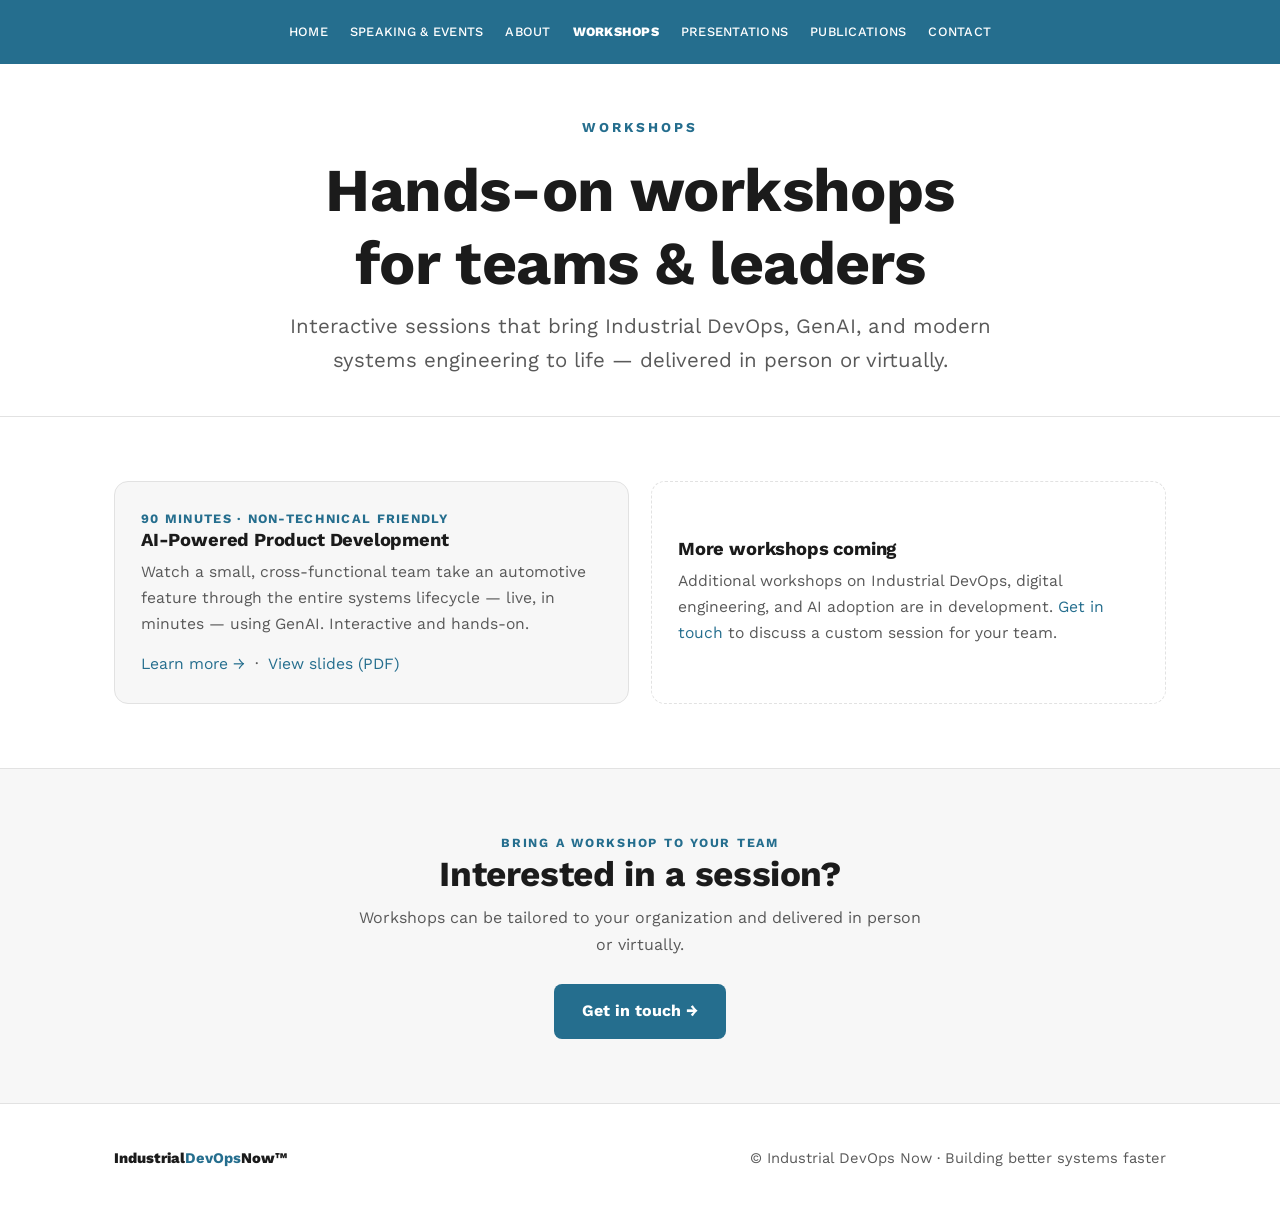
<file: workshops.html>
<!DOCTYPE html>
<html lang="en">
<head>
<meta charset="UTF-8">
<meta name="viewport" content="width=device-width, initial-scale=1.0">
<title>Workshops — Industrial DevOps Now</title>
<meta name="description" content="Hands-on workshops for engineering teams and leaders on Industrial DevOps, GenAI, and building better systems faster.">
<link rel="preconnect" href="https://fonts.googleapis.com">
<link rel="preconnect" href="https://fonts.gstatic.com" crossorigin>
<link href="https://fonts.googleapis.com/css2?family=Work+Sans:wght@400;500;600;700;800&display=swap" rel="stylesheet">
<link rel="stylesheet" href="assets/style.css">
</head>
<body>

<div id="site-header"></div>

<div class="hero small">
  <div class="wrap">
    <div class="eyebrow">Workshops</div>
    <h1>Hands-on workshops for teams &amp; leaders</h1>
    <p class="lead">Interactive sessions that bring Industrial DevOps, GenAI, and modern systems
      engineering to life — delivered in person or virtually.</p>
  </div>
</div>

<section>
  <div class="wrap">
    <div class="grid cols-2">

      <div class="card">
        <div class="num">90 MINUTES · NON-TECHNICAL FRIENDLY</div>
        <h3>AI-Powered Product Development</h3>
        <p>Watch a small, cross-functional team take an automotive feature through the entire
          systems lifecycle — live, in minutes — using GenAI. Interactive and hands-on.</p>
        <p style="margin-top:14px"><a href="workshop.html">Learn more →</a> &nbsp;·&nbsp;
          <a href="assets/AI-Powered-Product-Development-Workshop.pdf" target="_blank" rel="noopener">View slides (PDF)</a></p>
      </div>

      <!-- Add more workshops by copying the card block above and pointing it to a new detail page. -->
      <div class="card" style="display:flex;flex-direction:column;justify-content:center;background:#fff;border-style:dashed">
        <h3>More workshops coming</h3>
        <p>Additional workshops on Industrial DevOps, digital engineering, and AI adoption are in
          development. <a href="contact.html">Get in touch</a> to discuss a custom session for your team.</p>
      </div>

    </div>
  </div>
</section>

<section class="cta">
  <div class="wrap">
    <div class="eyebrow">Bring a workshop to your team</div>
    <h2>Interested in a session?</h2>
    <p>Workshops can be tailored to your organization and delivered in person or virtually.</p>
    <a class="btn teal" href="contact.html">Get in touch →</a>
  </div>
</section>

<div id="site-footer"></div>

<script src="assets/site.js"></script>
</body>
</html>
</file>
<file: assets/style.css>
/* Industrial DevOps Now — shared styles
   Brand: teal #256e8e (dark #174c63, light #3288ad), ink #1b1b1b, font Work Sans */
:root{
  --teal:#256e8e; --teal-dark:#174c63; --teal-light:#3288ad;
  --ink:#1b1b1b; --ink-soft:#595959; --line:#e2e2e2; --panel:#f7f7f7;
  --bg:#ffffff; --gold:#f0a500; --maxw:1100px;
}
*{box-sizing:border-box;margin:0;padding:0}
html{scroll-behavior:smooth}
body{font-family:'Work Sans',Helvetica,Arial,sans-serif;color:var(--ink);
  line-height:1.65;background:var(--bg);-webkit-font-smoothing:antialiased}
h1,h2,h3,h4{line-height:1.2;font-weight:700;letter-spacing:-.01em;color:var(--ink)}
a{color:var(--teal);text-decoration:none}
a:hover{text-decoration:underline}
img{max-width:100%;display:block}
.wrap{max-width:var(--maxw);margin:0 auto;padding:0 24px}
.eyebrow{text-transform:uppercase;letter-spacing:.14em;font-size:.78rem;font-weight:700;color:var(--teal)}

/* ---------- Header / nav (full-width teal band, centered white links) ---------- */
header.nav{position:sticky;top:0;background:var(--teal);z-index:20}
.nav .wrap{display:flex;align-items:center;justify-content:center;height:64px;position:relative;max-width:1300px}
.brand{display:none}              /* original has no wordmark — centered links only */
.nav nav{display:flex;flex-wrap:nowrap;justify-content:center;gap:0}
.nav nav a{padding:0 11px;color:#fff;font-size:.8rem;font-weight:500;text-transform:uppercase;
  letter-spacing:.02em;white-space:nowrap}
.nav nav a:hover{color:#fff;text-decoration:none;opacity:.85}
.nav nav a.active{font-weight:800;text-decoration:none}
.nav .menu-btn{display:none;background:none;border:0;font-size:1.6rem;color:#fff;cursor:pointer;
  position:absolute;right:24px}
@media(max-width:1080px){
  .nav .wrap{justify-content:flex-start}
  .nav nav{display:none;position:absolute;top:64px;left:0;right:0;background:var(--teal);
    flex-direction:column;align-items:center;padding:12px 24px;z-index:30}
  .nav nav.open{display:flex}
  .nav nav a{margin:9px 0;padding:0}
  .nav .menu-btn{display:block}
}

/* ---------- Hero (centered banner, GoDaddy-style) ---------- */
.hero{background:linear-gradient(150deg,var(--teal-dark) 0%,var(--teal) 70%,var(--teal-light) 130%);
  color:#fff;padding:104px 0 96px;text-align:center}
.hero .eyebrow{color:#cfe9f4;letter-spacing:.22em;font-size:.85rem}
.hero h1{font-size:clamp(2.2rem,5.6vw,3.8rem);margin:16px auto 18px;max-width:18ch}
.hero p.lead{font-size:1.28rem;color:#eaf4fa;max-width:60ch;margin-left:auto;margin-right:auto}
/* Inner-page header: light, no big colored block */
.hero.small{background:#fff;color:var(--ink);padding:52px 0 38px;border-bottom:1px solid var(--line)}
.hero.small .eyebrow{color:var(--teal)}
.hero.small h1{color:var(--ink);margin-bottom:10px}
.hero.small p.lead{color:var(--ink-soft)}
.hero.small .chip{background:var(--panel);border:1px solid var(--line);color:var(--ink-soft)}
.meta-row{display:flex;flex-wrap:wrap;gap:12px;margin:30px auto 32px;justify-content:center}
.chip{background:rgba(255,255,255,.13);border:1px solid rgba(255,255,255,.25);
  padding:8px 16px;border-radius:999px;font-size:.9rem;font-weight:600}

/* ---------- Split hero (book cover + tagline, like the original) ---------- */
.split{background:var(--panel);border-bottom:1px solid var(--line);padding:64px 0}
.split .wrap{display:grid;grid-template-columns:minmax(0,360px) 1fr;gap:54px;align-items:center}
.split .cover img{border-radius:8px;box-shadow:0 12px 36px rgba(0,0,0,.22);width:100%}
.split .copy .eyebrow{font-size:.95rem;letter-spacing:.18em}
.split .copy h1{font-size:clamp(2.1rem,5vw,3.3rem);margin:8px 0 14px}
.split .copy .tagsub{text-transform:uppercase;letter-spacing:.14em;font-weight:700;
  color:var(--teal);font-size:1rem;margin-bottom:18px}
.split .copy p{font-size:1.2rem;color:var(--ink-soft);max-width:46ch;margin-bottom:26px}
@media(max-width:820px){
  .split .wrap{grid-template-columns:1fr;gap:30px;text-align:center;justify-items:center}
  .split .cover{max-width:280px}
  .split .copy p{margin-left:auto;margin-right:auto}
}

/* ---------- Full-width banner band (stacked, centered text) ---------- */
.band{padding:84px 0;text-align:center;border-bottom:1px solid var(--line)}
.band .eyebrow{letter-spacing:.2em}
.band h2{font-size:clamp(1.7rem,3.8vw,2.5rem);margin:10px auto 14px;max-width:22ch}
.band p{font-size:1.18rem;max-width:60ch;margin:0 auto;color:var(--ink-soft)}
.band.teal{background:var(--teal);color:#fff;border-bottom:0}
.band.teal .eyebrow{color:#cfe9f4}.band.teal p{color:#eaf4fa}
.band.teal a{color:#fff}
.band.dark{background:var(--teal-dark);color:#fff;border-bottom:0}
.band.dark .eyebrow{color:#cfe9f4}.band.dark p{color:#eaf4fa}
.band.light{background:var(--panel)}
.band .divider{width:60px;height:3px;background:var(--gold);margin:18px auto 0;border-radius:3px}

/* ---------- Buttons ---------- */
.btn{display:inline-block;background:var(--gold);color:#1b1b1b;font-weight:700;
  padding:14px 28px;border-radius:8px;font-size:1rem;border:0;cursor:pointer}
.btn:hover{background:#ffb920;text-decoration:none}
.btn.ghost{background:transparent;border:1px solid rgba(255,255,255,.45);color:#fff;margin-left:10px}
.btn.outline{background:#fff;border:1px solid var(--teal);color:var(--teal);margin-left:10px}
.btn.outline:hover{background:var(--panel)}
.btn.teal{background:var(--teal);color:#fff}
.btn.teal:hover{background:var(--teal-dark)}

/* ---------- Sections ---------- */
section{padding:64px 0;border-bottom:1px solid var(--line)}
section h2{font-size:clamp(1.6rem,3.4vw,2.2rem);margin-bottom:8px}
section .sub{color:var(--ink-soft);font-size:1.08rem;max-width:66ch;margin-bottom:34px}
.center{text-align:center}
.center .sub{margin-left:auto;margin-right:auto}

/* ---------- Grids & cards ---------- */
.grid{display:grid;gap:22px}
.cols-3{grid-template-columns:repeat(3,1fr)}
.cols-2{grid-template-columns:repeat(2,1fr)}
@media(max-width:780px){.cols-3,.cols-2{grid-template-columns:1fr}}
.card{background:var(--panel);border:1px solid var(--line);border-radius:14px;padding:26px}
.card h3{font-size:1.15rem;margin-bottom:8px}
.card p{color:var(--ink-soft);font-size:.98rem}
.card .num{font-size:.8rem;font-weight:700;color:var(--teal);letter-spacing:.1em}

/* ---------- Bio ---------- */
.bio{display:grid;grid-template-columns:1fr;gap:14px}
.bio .role{color:var(--teal);font-weight:700;font-size:.95rem}

/* ---------- Lifecycle pills ---------- */
.lifecycle{display:flex;flex-wrap:wrap;gap:10px;margin-top:8px}
.lifecycle span{background:#fff;border:1px solid var(--line);border-radius:8px;
  padding:8px 14px;font-size:.9rem;font-weight:600;color:var(--ink)}
.lifecycle span::after{content:"→";margin-left:10px;color:var(--teal);font-weight:700}
.lifecycle span:last-child::after{content:""}

/* ---------- Agenda ---------- */
.agenda{list-style:none}
.agenda li{display:grid;grid-template-columns:120px 1fr;gap:20px;padding:18px 0;border-top:1px solid var(--line)}
.agenda li:first-child{border-top:none}
.agenda .time{font-weight:700;color:var(--teal)}
.agenda .what strong{display:block}
.agenda .what span{color:var(--ink-soft);font-size:.96rem}
@media(max-width:560px){.agenda li{grid-template-columns:84px 1fr;gap:12px}}

/* ---------- Events list ---------- */
.event{display:grid;grid-template-columns:120px 1fr;gap:22px;padding:22px 0;border-top:1px solid var(--line)}
.event:first-child{border-top:none}
.event .date{font-weight:700;color:var(--teal)}
.event .date small{display:block;color:var(--ink-soft);font-weight:500}
.event h3{font-size:1.12rem;margin-bottom:4px}
.event .place{color:var(--ink-soft);font-size:.95rem}
.event .badge{display:inline-block;background:var(--teal);color:#fff;font-size:.72rem;font-weight:700;
  letter-spacing:.08em;text-transform:uppercase;padding:3px 10px;border-radius:999px;margin-bottom:8px}
@media(max-width:560px){.event{grid-template-columns:1fr;gap:6px}}

/* ---------- Publications list ---------- */
.publist{list-style:none}
.publist li{padding:18px 0;border-top:1px solid var(--line)}
.publist li:first-child{border-top:none}
.publist .ptitle{font-weight:700;font-size:1.05rem;line-height:1.35}
.publist .pmeta{color:var(--ink-soft);font-size:.92rem;margin-top:3px}

/* ---------- Forms ---------- */
form.contact{max-width:560px}
form.contact label{display:block;font-weight:600;margin:16px 0 6px}
form.contact input,form.contact textarea{width:100%;padding:12px 14px;border:1px solid var(--line);
  border-radius:8px;font:inherit;color:var(--ink);background:#fff}
form.contact textarea{min-height:150px;resize:vertical}
form.contact .btn{margin-top:22px}

/* ---------- Resource / download ---------- */
.resource{display:flex;align-items:center;justify-content:space-between;gap:16px;
  background:var(--panel);border:1px solid var(--line);border-radius:12px;padding:20px 24px;margin-bottom:14px}
.resource .meta strong{display:block}
.resource .meta span{color:var(--ink-soft);font-size:.9rem}

/* ---------- CTA band ---------- */
.cta{background:var(--panel);text-align:center}
.cta h2{margin-bottom:10px}
.cta p{color:var(--ink-soft);max-width:58ch;margin:0 auto 26px}

/* ---------- Footer ---------- */
footer{padding:42px 0;color:var(--ink-soft);font-size:.92rem;background:#fff}
footer .wrap{display:flex;justify-content:space-between;flex-wrap:wrap;gap:14px;align-items:center}
footer a{color:var(--ink-soft)}
footer .foot-brand{font-weight:800;color:var(--ink)}
footer .foot-brand b{color:var(--teal)}
</file>
